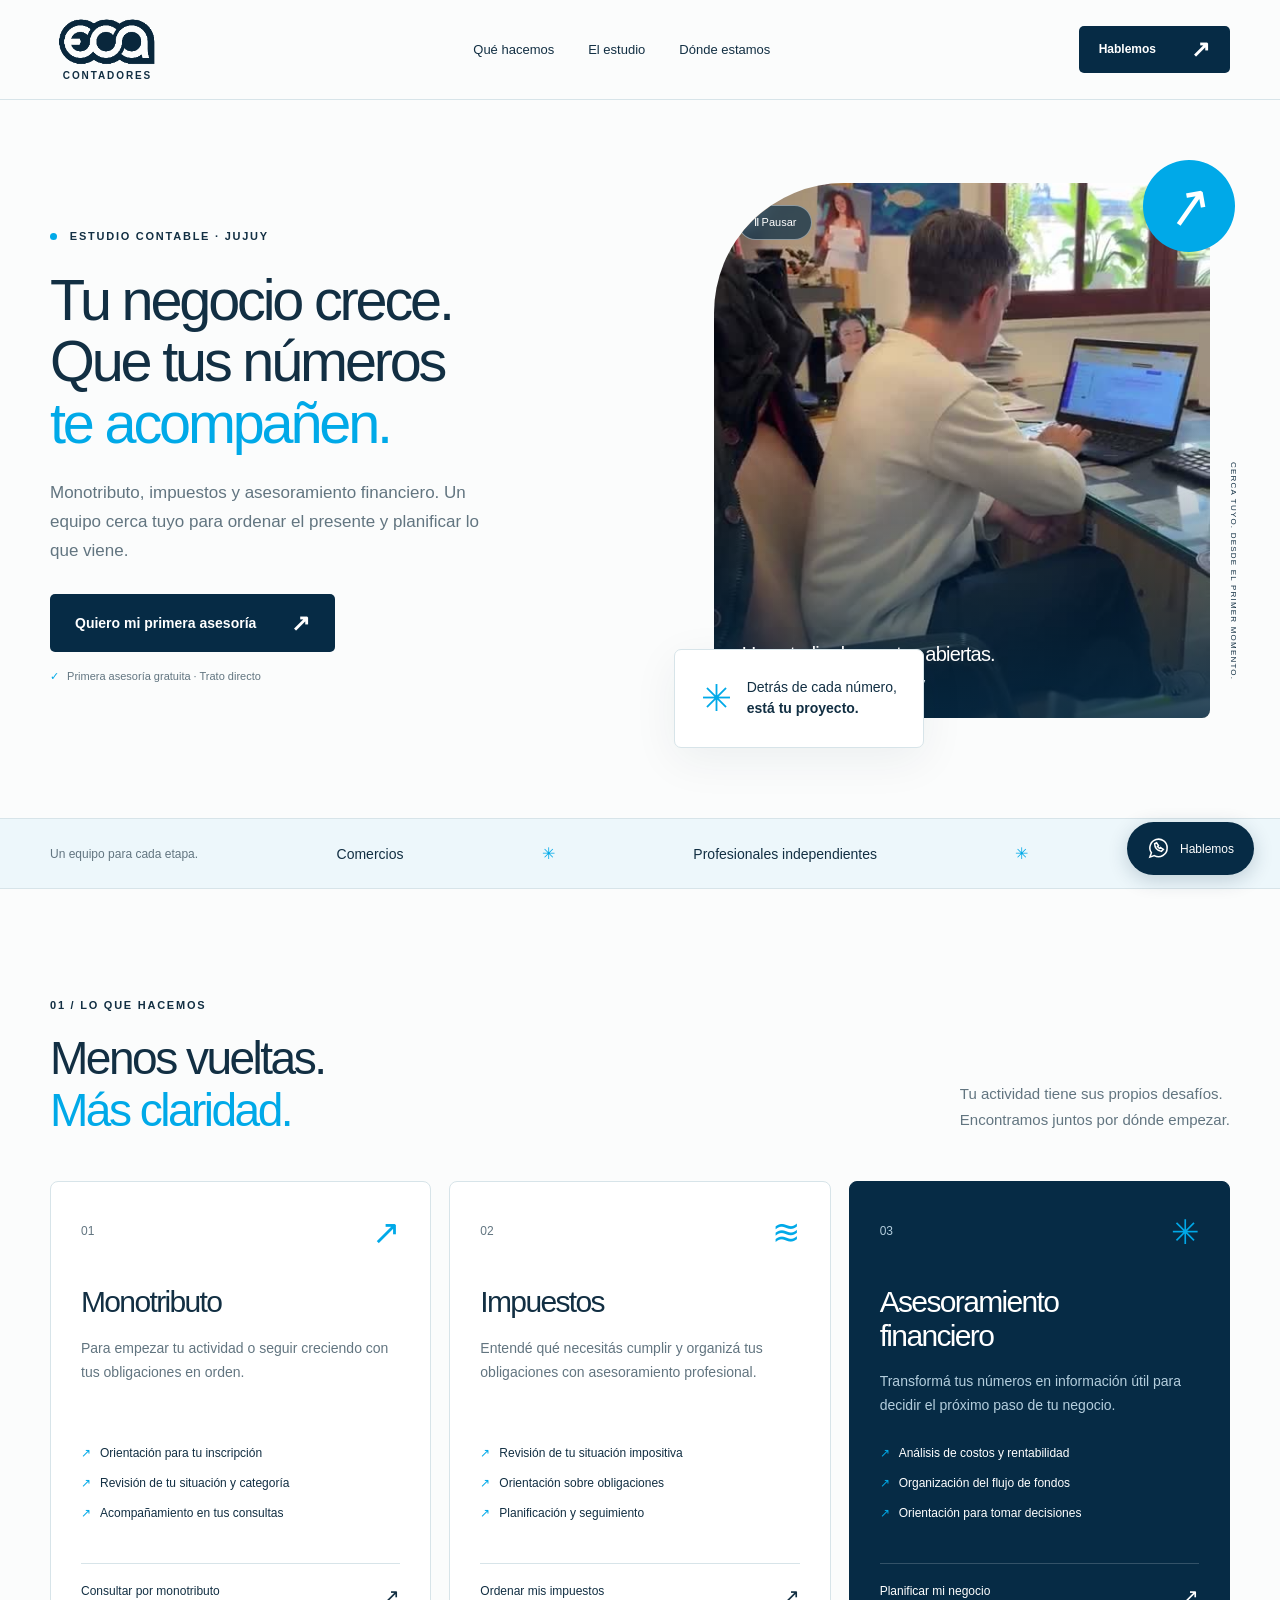
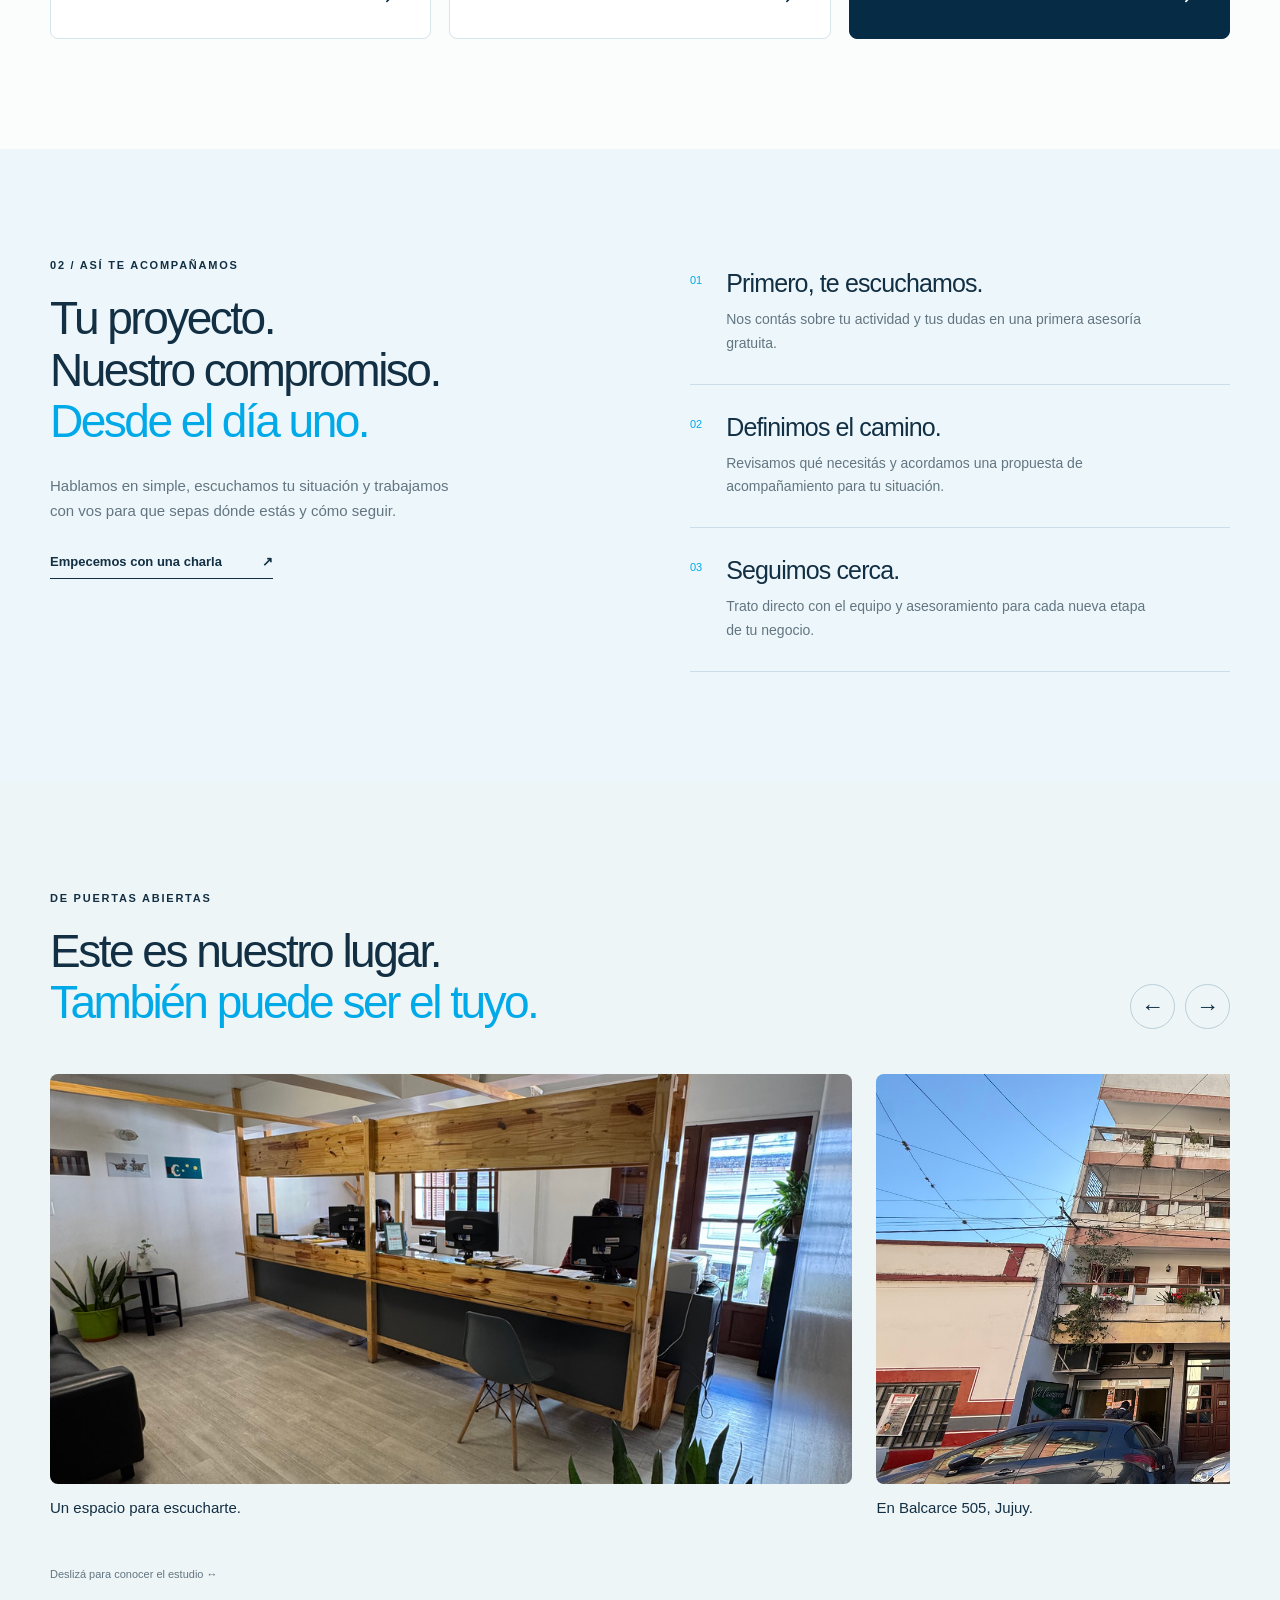
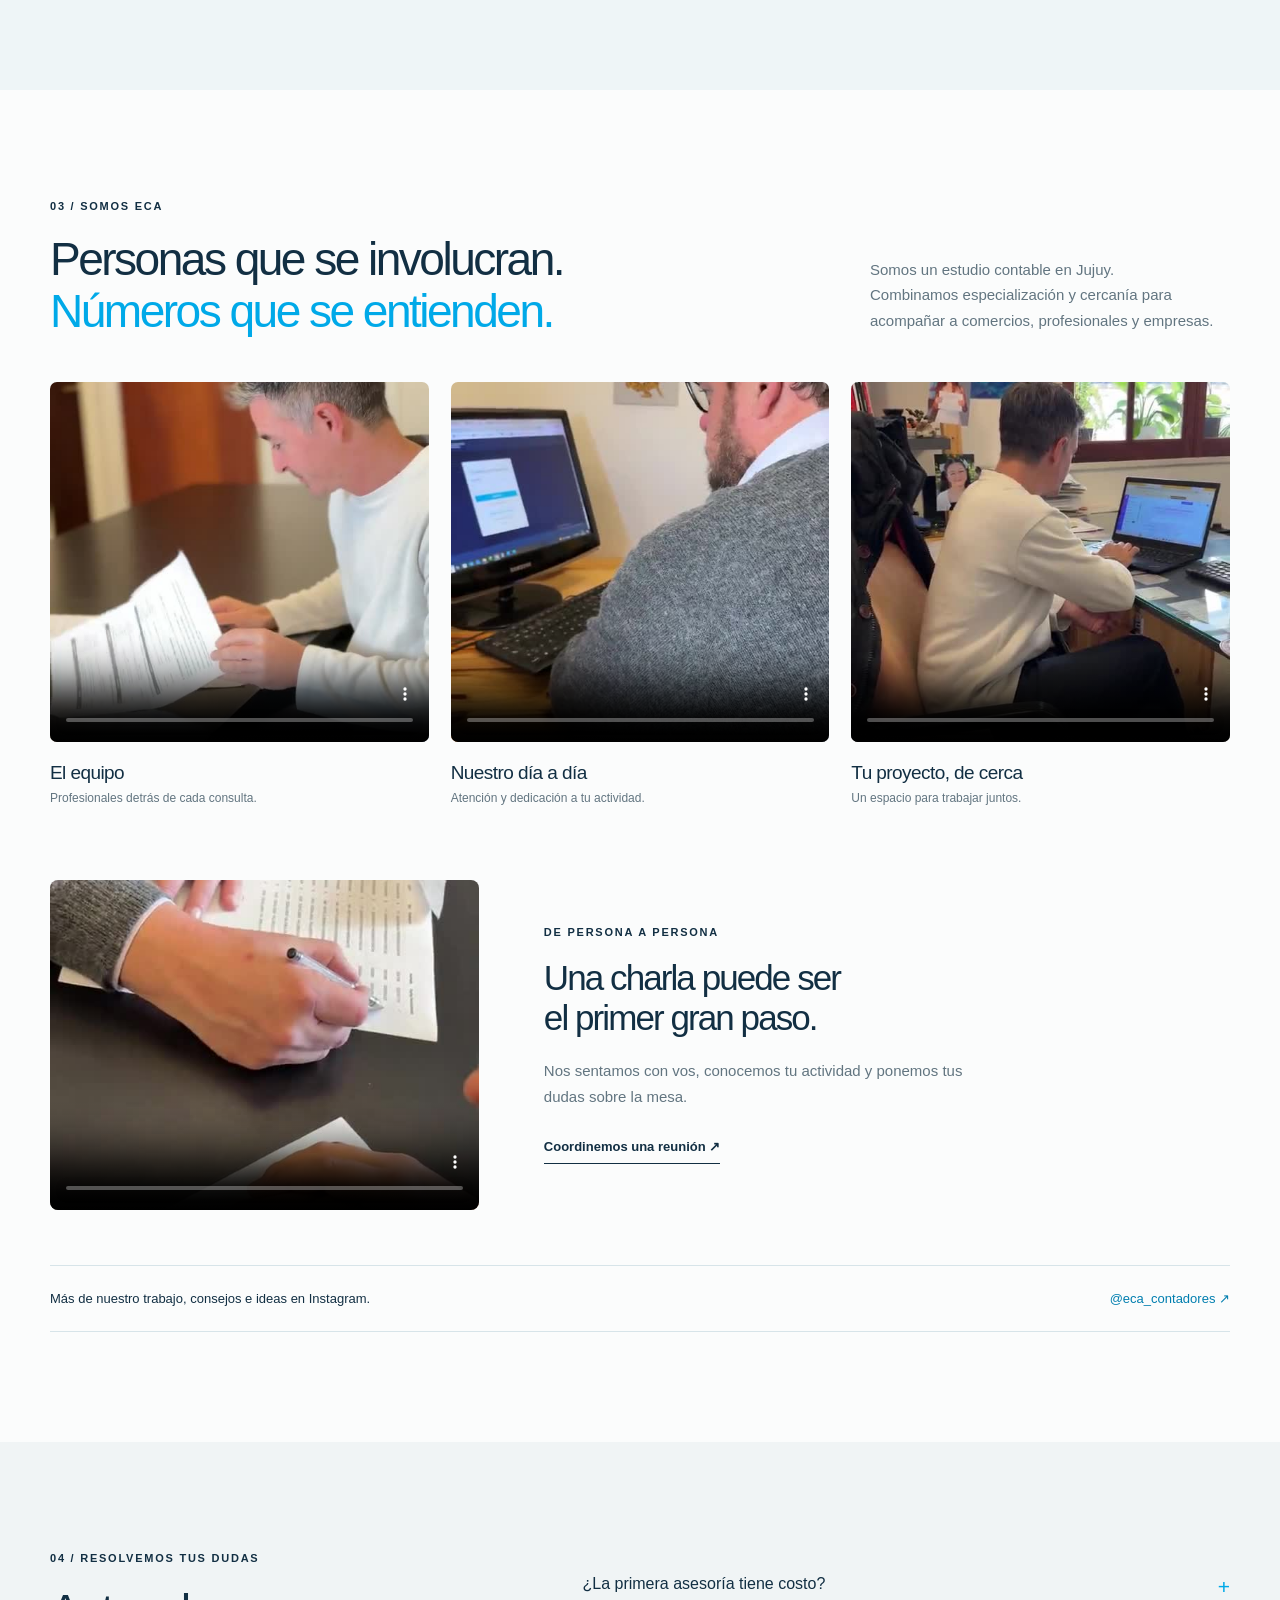
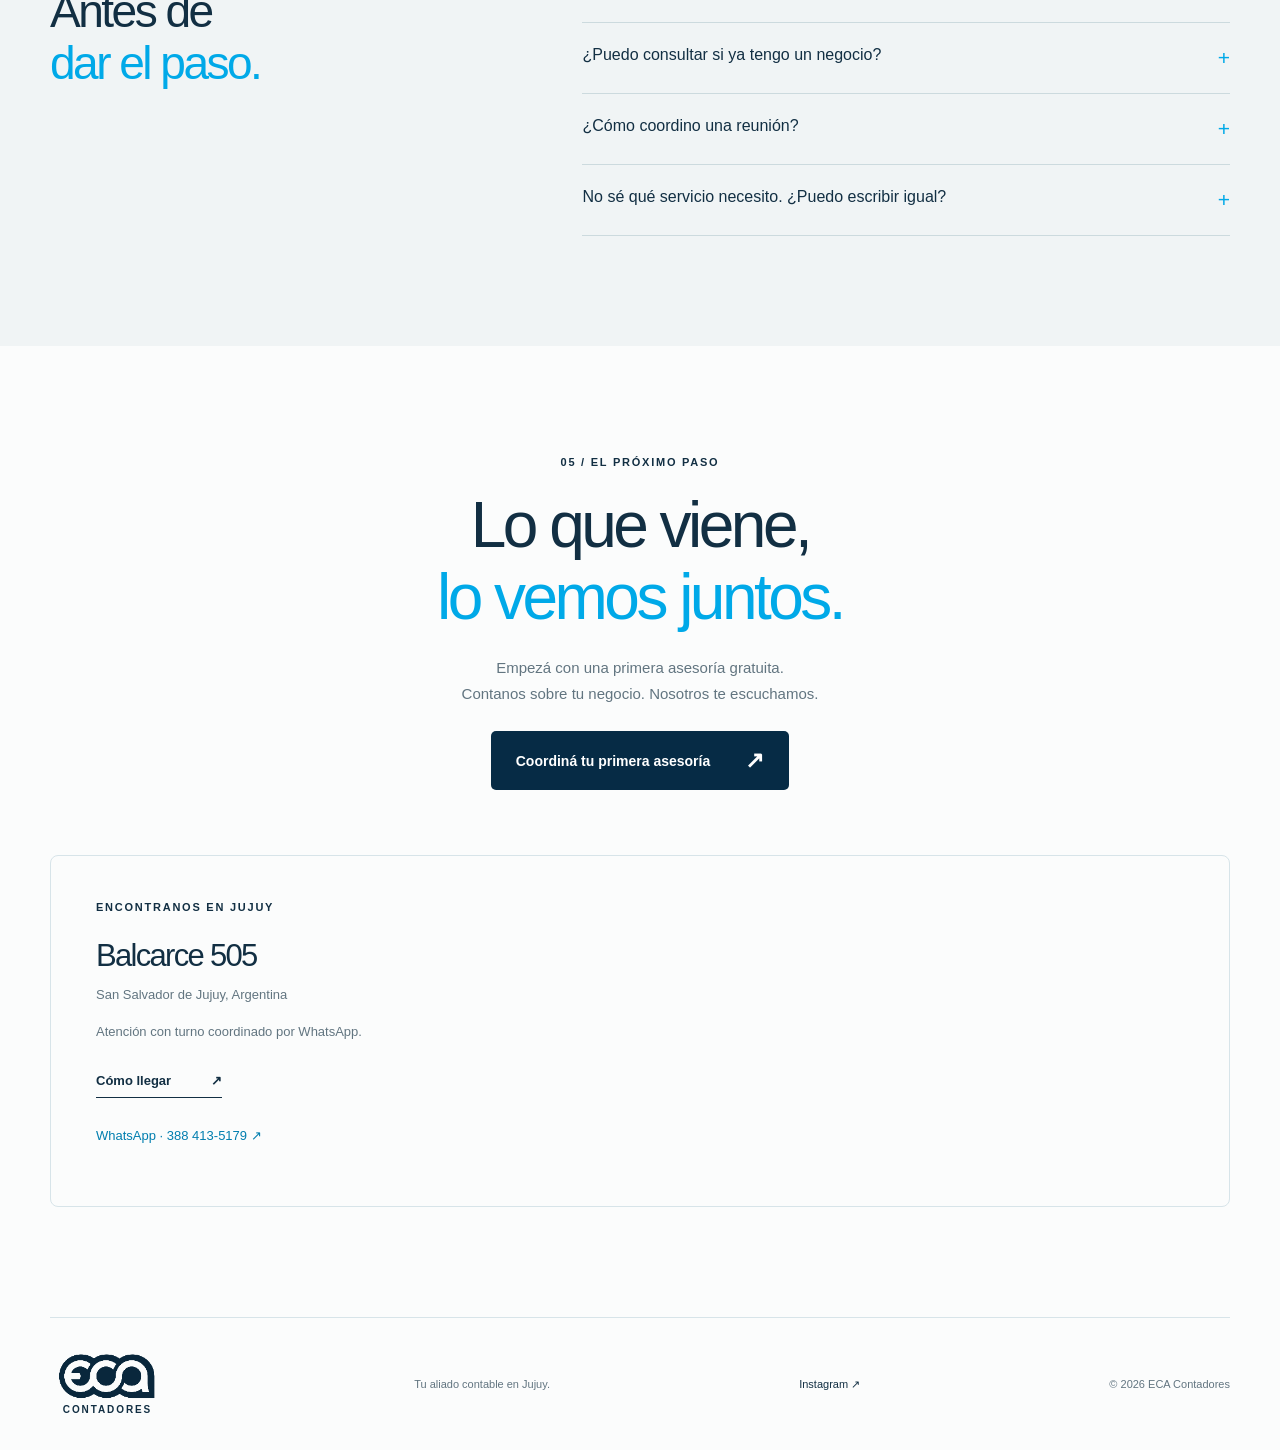
<file: index.html>
<!doctype html>
<html lang="es-AR"><head><meta charset="utf-8"><meta name="viewport" content="width=device-width,initial-scale=1"><meta name="theme-color" content="#062b45"><meta name="description" content="ECA Contadores en Jujuy. Monotributo, impuestos y asesoramiento financiero. Trato directo y primera asesoría gratuita. Balcarce 505."><title>ECA Contadores · Claridad para lo que viene</title><link rel="icon" href="assets/logo.png"><link rel="stylesheet" href="style.css"><script src="app.js" defer></script></head>
<body><a class="skip" href="#servicios">Saltar al contenido</a><header><a class="brand" href="#inicio" aria-label="ECA Contadores, inicio"><img src="assets/logo.png" alt="ECA"><span>CONTADORES</span></a><nav aria-label="Navegación principal"><a href="#servicios">Qué hacemos</a><a href="#nosotros">El estudio</a><a href="#contacto">Dónde estamos</a></nav><button class="button small" data-book>Hablemos <span>↗</span></button></header>
<main><section class="hero wrap" id="inicio"><div class="hero-copy"><div class="eyebrow"><span class="dot"></span> ESTUDIO CONTABLE · JUJUY</div><h1>Tu negocio crece.<br>Que tus números<br><em>te acompañen.</em></h1><p>Monotributo, impuestos y asesoramiento financiero. Un equipo cerca tuyo para ordenar el presente y planificar lo que viene.</p><button class="button" data-book>Quiero mi primera asesoría <span>↗</span></button><div class="hero-note"><span>✓</span> Primera asesoría gratuita · Trato directo</div></div><div class="hero-visual"><div class="photo-frame"><video id="hero-film" muted loop playsinline preload="metadata" poster="assets/estudio.jpg" aria-label="El trabajo cotidiano del equipo de ECA"><source src="assets/estudio.mp4" type="video/mp4"></video><button id="hero-toggle" class="film-toggle" aria-label="Reproducir video de portada">▶ Reproducir</button><div class="photo-shade"></div><div class="photo-caption"><span>Un estudio de puertas abiertas.</span><small>Balcarce 505 · San Salvador de Jujuy</small></div></div><div class="orbit" aria-hidden="true">↗</div><div class="float-note"><span class="note-icon">✳</span><div>Detrás de cada número,<br><strong>está tu proyecto.</strong></div></div><span class="vertical-label">CERCA TUYO. DESDE EL PRIMER MOMENTO.</span></div></section>
<div class="audience"><div class="wrap"><span>Un equipo para cada etapa.</span><strong>Comercios</strong><i>✳</i><strong>Profesionales independientes</strong><i>✳</i><strong>Empresas</strong></div></div>
<section class="wrap services section" id="servicios"><div class="section-head"><div><span class="eyebrow">01 / LO QUE HACEMOS</span><h2>Menos vueltas.<br><em>Más claridad.</em></h2></div><p>Tu actividad tiene sus propios desafíos.<br>Encontramos juntos por dónde empezar.</p></div><div class="service-grid"><article><div class="service-top"><span>01</span><span class="service-icon">↗</span></div><h3>Monotributo</h3><p>Para empezar tu actividad o seguir creciendo con tus obligaciones en orden.</p><ul><li>Orientación para tu inscripción</li><li>Revisión de tu situación y categoría</li><li>Acompañamiento en tus consultas</li></ul><button data-service="Monotributo">Consultar por monotributo <span>↗</span></button></article><article><div class="service-top"><span>02</span><span class="service-icon">≋</span></div><h3>Impuestos</h3><p>Entendé qué necesitás cumplir y organizá tus obligaciones con asesoramiento profesional.</p><ul><li>Revisión de tu situación impositiva</li><li>Orientación sobre obligaciones</li><li>Planificación y seguimiento</li></ul><button data-service="Impuestos">Ordenar mis impuestos <span>↗</span></button></article><article class="featured"><div class="service-top"><span>03</span><span class="service-icon">✳</span></div><h3>Asesoramiento<br>financiero</h3><p>Transformá tus números en información útil para decidir el próximo paso de tu negocio.</p><ul><li>Análisis de costos y rentabilidad</li><li>Organización del flujo de fondos</li><li>Orientación para tomar decisiones</li></ul><button data-service="Asesoramiento financiero">Planificar mi negocio <span>↗</span></button></article></div></section>
<section class="approach section"><div class="wrap approach-grid"><div><span class="eyebrow">02 / ASÍ TE ACOMPAÑAMOS</span><h2>Tu proyecto.<br>Nuestro compromiso.<br><em>Desde el día uno.</em></h2><p>Hablamos en simple, escuchamos tu situación y trabajamos con vos para que sepas dónde estás y cómo seguir.</p><button class="text-link" data-book>Empecemos con una charla <span>↗</span></button></div><div class="steps"><article><span>01</span><div><h3>Primero, te escuchamos.</h3><p>Nos contás sobre tu actividad y tus dudas en una primera asesoría gratuita.</p></div></article><article><span>02</span><div><h3>Definimos el camino.</h3><p>Revisamos qué necesitás y acordamos una propuesta de acompañamiento para tu situación.</p></div></article><article><span>03</span><div><h3>Seguimos cerca.</h3><p>Trato directo con el equipo y asesoramiento para cada nueva etapa de tu negocio.</p></div></article></div></div></section>
<section class="studio-gallery section" aria-labelledby="gallery-title"><div class="wrap"><div class="section-head"><div><span class="eyebrow">DE PUERTAS ABIERTAS</span><h2 id="gallery-title">Este es nuestro lugar.<br><em>También puede ser el tuyo.</em></h2></div><div class="gallery-arrows"><button id="gallery-prev" aria-label="Ver imagen anterior">←</button><button id="gallery-next" aria-label="Ver imagen siguiente">→</button></div></div><div class="gallery-track" id="gallery-track" tabindex="0" aria-label="Galería del estudio, desplazá para ver más"><figure><img src="assets/equipo-2.jpg" alt="Recepción del estudio ECA con sus puestos de atención" loading="lazy"><figcaption>Un espacio para escucharte.</figcaption></figure><figure><img src="assets/equipo-1.jpg" alt="Frente del edificio donde se encuentra el estudio" loading="lazy"><figcaption>En Balcarce 505, Jujuy.</figcaption></figure><figure><img src="assets/equipo.jpg" alt="Un integrante del equipo revisando documentación" loading="lazy"><figcaption>La atención que tu proyecto necesita.</figcaption></figure></div><small class="gallery-hint">Deslizá para conocer el estudio ↔</small></div></section><section class="wrap section" id="nosotros"><div class="section-head"><div><span class="eyebrow">03 / SOMOS ECA</span><h2>Personas que se involucran.<br><em>Números que se entienden.</em></h2></div><p>Somos un estudio contable en Jujuy.<br>Combinamos especialización y cercanía para acompañar a comercios, profesionales y empresas.</p></div><div class="team-grid"><figure><video controls playsinline preload="none" poster="assets/equipo.jpg" aria-label="El equipo de ECA trabajando"><source src="assets/equipo.mp4" type="video/mp4"></video><figcaption><span>El equipo</span><small>Profesionales detrás de cada consulta.</small></figcaption></figure><figure><video controls playsinline preload="none" poster="assets/trabajo.jpg" aria-label="Trabajo diario en el estudio ECA"><source src="assets/trabajo.mp4" type="video/mp4"></video><figcaption><span>Nuestro día a día</span><small>Atención y dedicación a tu actividad.</small></figcaption></figure><figure><video controls playsinline preload="none" poster="assets/estudio.jpg" aria-label="Conocé el estudio ECA"><source src="assets/estudio.mp4" type="video/mp4"></video><figcaption><span>Tu proyecto, de cerca</span><small>Un espacio para trabajar juntos.</small></figcaption></figure></div><div class="consultation-film"><video controls playsinline preload="none" poster="assets/consulta.jpg" aria-label="Una consulta en el estudio ECA"><source src="assets/consulta.mp4" type="video/mp4"></video><div><span class="eyebrow">DE PERSONA A PERSONA</span><h3>Una charla puede ser<br>el primer gran paso.</h3><p>Nos sentamos con vos, conocemos tu actividad y ponemos tus dudas sobre la mesa.</p><button class="text-link" data-book>Coordinemos una reunión ↗</button></div></div><a class="instagram" href="https://www.instagram.com/eca_contadores/" target="_blank" rel="noopener noreferrer"><span>Más de nuestro trabajo, consejos e ideas en Instagram.</span><strong>@eca_contadores ↗</strong></a></section>
<section class="faq-section section"><div class="wrap faq-grid"><div><span class="eyebrow">04 / RESOLVEMOS TUS DUDAS</span><h2>Antes de<br><em>dar el paso.</em></h2></div><div><details><summary>¿La primera asesoría tiene costo?<span>+</span></summary><p>No. La primera asesoría es gratuita. Nos sirve para conocer tu situación, responder tus primeras dudas y definir cómo podemos acompañarte.</p></details><details><summary>¿Puedo consultar si ya tengo un negocio?<span>+</span></summary><p>Sí. Acompañamos a comercios, profesionales independientes y empresas, tanto si están empezando como si necesitan revisar y organizar su actividad.</p></details><details><summary>¿Cómo coordino una reunión?<span>+</span></summary><p>Elegí el servicio que te interesa y escribinos por WhatsApp. Acordamos juntos el día, el horario y la modalidad de atención.</p></details><details><summary>No sé qué servicio necesito. ¿Puedo escribir igual?<span>+</span></summary><p>Por supuesto. Contanos qué te preocupa o qué querés mejorar. Te ayudamos a identificar el punto de partida.</p></details></div></div></section>
<section class="wrap section contact" id="contacto"><div class="contact-top"><span class="eyebrow">05 / EL PRÓXIMO PASO</span><h2>Lo que viene,<br><em>lo vemos juntos.</em></h2><p>Empezá con una primera asesoría gratuita.<br>Contanos sobre tu negocio. Nosotros te escuchamos.</p><button class="button" data-book>Coordiná tu primera asesoría <span>↗</span></button></div><div class="location"><div class="location-copy"><span class="eyebrow">ENCONTRANOS EN JUJUY</span><h3>Balcarce 505</h3><p>San Salvador de Jujuy, Argentina</p><p>Atención con turno coordinado por WhatsApp.</p><a class="text-link" href="https://www.google.com/maps/search/?api=1&query=Balcarce+505+San+Salvador+de+Jujuy" target="_blank" rel="noopener noreferrer">Cómo llegar <span>↗</span></a><a class="phone" data-wa href="https://wa.me/5493884135179" target="_blank" rel="noopener noreferrer">WhatsApp · 388 413-5179 ↗</a></div><iframe title="Mapa del estudio ECA, Balcarce 505, San Salvador de Jujuy" src="https://maps.google.com/maps?q=Balcarce%20505%20San%20Salvador%20de%20Jujuy&output=embed" loading="lazy" referrerpolicy="no-referrer-when-downgrade"></iframe></div></section></main>
<footer class="wrap"><a class="brand" href="#inicio"><img src="assets/logo.png" alt="ECA"><span>CONTADORES</span></a><p>Tu aliado contable en Jujuy.</p><a href="https://www.instagram.com/eca_contadores/" target="_blank" rel="noopener noreferrer">Instagram ↗</a><small>© <span id="year">2026</span> ECA Contadores</small></footer><button class="floating-wa" data-book aria-label="Consultar por WhatsApp"><svg viewBox="0 0 24 24" fill="none" stroke="currentColor" stroke-width="1.6" aria-hidden="true"><path d="M21 11.5a9 9 0 0 1-13.4 7.9L3 21l1.6-4.6A9 9 0 1 1 21 11.5Z"/><path d="M8 7c0 4 3 7 7 8l2-2-3-2-1 1-2-2 1-1-2-3Z"/></svg><span>Hablemos</span></button>
<dialog id="booking"><button class="close" aria-label="Cerrar">×</button><span class="eyebrow">TU PRIMERA ASESORÍA, GRATIS</span><h2>¿Por dónde<br><em>empezamos?</em></h2><p>Elegí el tema de tu consulta. Coordinamos tu turno por WhatsApp.</p><form id="booking-form"><label for="service">Me interesa</label><select id="service" required><option value="Monotributo">Monotributo</option><option value="Impuestos">Impuestos</option><option value="Asesoramiento financiero">Asesoramiento financiero</option><option value="Orientación general">Necesito orientación</option></select><label for="business">Mi actividad es</label><select id="business"><option>Comercio</option><option>Profesional independiente</option><option>Empresa</option><option>Otra actividad</option></select><label for="note">¿Qué te gustaría consultar? <small>(Opcional)</small></label><textarea id="note" rows="3" maxlength="600" placeholder="Contanos brevemente…"></textarea><button class="button" type="submit">Continuar en WhatsApp <span>↗</span></button><small class="form-note">La fecha y el horario se confirman por WhatsApp.</small></form></dialog></body></html>
</file>
<file: style.css>
:root{--navy:#062b45;--ink:#122f43;--blue:#00a9e8;--pale:#edf7fb;--muted:#627580;--line:#d7e4e9;--paper:#fbfcfc}*{box-sizing:border-box}html{scroll-behavior:smooth;scroll-padding-top:110px}body{margin:0;background:var(--paper);color:var(--ink);font-family:Agrandir,'Arial',sans-serif;-webkit-font-smoothing:antialiased}button,input,select,textarea{font:inherit}button,a{-webkit-tap-highlight-color:transparent}a{color:inherit;text-decoration:none}button{cursor:pointer}button:focus-visible,a:focus-visible,summary:focus-visible,select:focus-visible,textarea:focus-visible{outline:3px solid var(--blue);outline-offset:5px}button{border:0}img,video{max-width:100%;display:block}p{line-height:1.7;color:var(--muted);font-size:17px}h1,h2,h3,p,figure{margin:0}h1,h2,h3{font-weight:500;letter-spacing:-.055em}em{font-style:normal;color:var(--blue)}.wrap{width:min(1240px,calc(100% - 100px));margin:auto}.section{padding-top:110px;padding-bottom:110px}.eyebrow{font-size:11px;letter-spacing:.16em;font-weight:700;display:block}.dot{width:7px;height:7px;border-radius:50%;background:var(--blue);display:inline-block;margin-right:8px}header{height:100px;display:flex;align-items:center;justify-content:space-between;padding:0 max(50px,calc((100vw - 1240px)/2));border-bottom:1px solid var(--line);background:#fbfcfcf5;position:sticky;top:0;z-index:10;backdrop-filter:blur(15px)}.brand{width:115px;display:flex;align-items:center;flex-direction:column;gap:4px}.brand img{width:99px;filter:brightness(0) saturate(100%) invert(13%) sepia(18%) saturate(1929%) hue-rotate(161deg)}.brand span{font-size:10px;letter-spacing:.19em;font-weight:700}nav{display:flex;gap:34px;font-size:13px}nav a:hover{color:var(--blue)}.button{border-radius:5px;background:var(--navy);color:#fff;display:inline-flex;gap:35px;justify-content:space-between;align-items:center;padding:20px 25px;font-size:14px;font-weight:600;transition:background .2s,transform .2s}.button:hover{background:#095078;transform:translateY(-2px)}.button span{font-size:23px;line-height:.8}.button.small{padding:14px 20px;font-size:12px}.hero{padding-top:65px;padding-bottom:70px;display:grid;grid-template-columns:1.15fr 1fr;gap:70px;align-items:center}.hero h1{font-size:clamp(45px,4.5vw,69px);line-height:1.07;margin:28px 0 25px}.hero-copy>p{max-width:430px;margin-bottom:28px}.hero-note{font-size:11px;color:var(--muted);margin-top:18px}.hero-note span{color:var(--blue);margin-right:5px}.hero-visual{position:relative;padding:18px 20px 30px 0}.photo-frame{height:535px;border-radius:130px 8px 8px 8px;overflow:hidden;position:relative}.photo-frame>img{width:100%;height:100%;object-fit:cover;object-position:50% 52%}.photo-shade{position:absolute;inset:45% 0 0;background:linear-gradient(transparent,#062b45d9)}.photo-caption{position:absolute;bottom:30px;left:28px;color:white}.photo-caption span{font-size:20px;letter-spacing:-.04em}.photo-caption small{display:block;font-size:11px;margin-top:10px;color:#e5eef4}.orbit{position:absolute;right:-5px;top:-5px;background:var(--blue);color:white;width:92px;height:92px;border-radius:50%;display:grid;place-items:center;font-size:55px;font-weight:300;transform:rotate(-10deg)}.float-note{position:absolute;bottom:0;left:-40px;background:white;box-shadow:0 12px 45px #082c4510;border:1px solid var(--line);border-radius:7px;display:flex;gap:15px;align-items:center;padding:20px 26px;font-size:14px;line-height:1.55}.note-icon{font-size:37px;color:var(--blue)}.vertical-label{position:absolute;right:-8px;bottom:68px;writing-mode:vertical-rl;font-size:8px;letter-spacing:.15em}.audience{border-block:1px solid var(--line);background:var(--pale)}.audience>div{padding-block:25px;display:flex;align-items:center;justify-content:space-between;gap:20px}.audience span{font-size:12px;color:var(--muted)}.audience strong{font-size:14px;font-weight:500}.audience i{color:var(--blue);font-style:normal}.section-head{display:flex;justify-content:space-between;align-items:flex-end;gap:45px;margin-bottom:45px}h2{font-size:clamp(35px,3.6vw,51px);line-height:1.12;margin-top:22px}.section-head>p{max-width:360px;font-size:15px;padding-bottom:4px}.service-grid{display:grid;grid-template-columns:repeat(3,1fr);gap:18px}.service-grid article{border:1px solid var(--line);border-radius:8px;padding:30px;display:flex;flex-direction:column;min-height:450px;background:white}.service-top{display:flex;align-items:center;justify-content:space-between;margin-bottom:35px;font-size:12px;color:var(--muted)}.service-icon{font-size:34px;color:var(--blue);height:38px}.service-grid h3{font-size:30px;margin-bottom:18px;line-height:1.12}.service-grid p{font-size:14px}.service-grid ul{list-style:none;padding:20px 0;margin:auto 0 15px;font-size:12px;line-height:2.5}.service-grid li:before{content:'↗';color:var(--blue);margin-right:9px}.service-grid button{background:none;color:var(--ink);border-top:1px solid var(--line);padding:20px 0 0;display:flex;justify-content:space-between;font-size:12px;text-align:left}.service-grid button span{font-size:20px}.service-grid .featured{background:var(--navy);color:white;border-color:var(--navy)}.featured p,.featured .service-top{color:#b4cedd}.featured button{color:white;border-color:#335268}.approach{background:var(--pale)}.approach-grid{display:grid;grid-template-columns:1fr 1fr;gap:100px}.approach h2{margin-bottom:25px}.approach p{max-width:420px;font-size:15px}.text-link{display:inline-flex;gap:40px;align-items:center;background:none;padding:0 0 9px;border-bottom:1px solid var(--ink);font-size:13px;font-weight:600;margin-top:30px;color:var(--ink)}.steps article{display:flex;gap:24px;border-bottom:1px solid #cbdfe9;padding:28px 0}.steps article:first-child{padding-top:10px}.steps article>span{font-size:11px;color:var(--blue);padding-top:5px}.steps h3{font-size:25px;letter-spacing:-.035em;margin-bottom:10px}.steps p{font-size:14px}.team-grid{display:grid;grid-template-columns:1fr 1fr 1fr;gap:22px}.team-grid video{width:100%;height:360px;object-fit:cover;border-radius:7px;background:var(--navy)}figcaption{padding:20px 0}figcaption span{font-size:19px;letter-spacing:-.03em}figcaption small{display:block;font-size:12px;color:var(--muted);margin-top:7px}.instagram{border-block:1px solid var(--line);display:flex;justify-content:space-between;gap:20px;padding:25px 0;margin-top:25px;font-size:13px}.instagram strong{color:#007eaf;font-weight:500}.faq-section{background:#f0f4f5}.faq-grid{display:grid;grid-template-columns:1fr 1.4fr;gap:70px}details{border-bottom:1px solid #ccdade;padding:23px 0}summary{cursor:pointer;list-style:none;display:flex;justify-content:space-between;gap:20px;font-size:16px}summary::-webkit-details-marker{display:none}summary span{color:var(--blue);font-size:21px}details[open] summary span{transform:rotate(45deg)}details p{font-size:14px;margin-top:15px;padding-right:35px}.contact-top{text-align:center;margin-bottom:65px}.contact-top h2{font-size:clamp(42px,5vw,66px);margin-bottom:22px}.contact-top p{font-size:15px;margin-bottom:25px}.location{border:1px solid var(--line);border-radius:8px;overflow:hidden;display:grid;grid-template-columns:1fr 1.1fr}.location-copy{padding:45px}.location h3{font-size:31px;margin:25px 0 10px}.location p{font-size:13px}.location p+p{margin-top:15px}.location iframe{width:100%;height:100%;min-height:350px;border:0}.phone{display:block;margin-top:30px;font-size:13px;color:#007eaf}footer{border-top:1px solid var(--line);padding-block:35px;display:flex;align-items:center;justify-content:space-between;gap:25px}footer p,footer>a:not(.brand),footer small{font-size:11px}footer small{color:var(--muted)}.floating-wa{position:fixed;bottom:25px;right:26px;background:var(--navy);color:white;z-index:11;display:flex;gap:10px;align-items:center;padding:15px 20px;border-radius:50px;box-shadow:0 5px 20px #062b4533;font-size:12px}.floating-wa svg{width:23px;height:23px}.skip{position:fixed;top:-80px;padding:15px;background:white;z-index:100}.skip:focus{top:0}dialog{border:1px solid var(--line);border-radius:12px;padding:40px;width:min(500px,calc(100% - 30px));color:var(--ink);max-height:90vh;overflow:auto}dialog::backdrop{background:#001a2db3;backdrop-filter:blur(5px)}dialog .close{position:absolute;top:12px;right:18px;background:none;font-size:30px;color:var(--muted)}dialog h2{font-size:39px;margin-bottom:15px}dialog p{font-size:14px}form{display:flex;flex-direction:column;margin-top:22px}form label{font-size:12px;margin-bottom:8px}form label:not(:first-child){margin-top:17px}select,textarea{width:100%;padding:13px;background:#f5f9fb;border:1px solid var(--line);border-radius:5px;color:var(--ink);font-size:14px}textarea{resize:vertical}form .button{margin-top:24px}.form-note{font-size:10px;text-align:center;color:var(--muted);margin-top:14px}body.modal-open{overflow:hidden}@media(min-width:950px){.photo-frame{animation:enter .8s ease-out}.hero-copy{animation:enter .7s ease-out}@keyframes enter{from{opacity:0;transform:translateY(20px)}to{opacity:1;transform:translateY(0)}}}@media(max-width:1000px){.wrap{width:calc(100% - 60px)}header{padding-inline:30px}.hero{gap:40px}.hero h1{font-size:49px}.photo-frame{height:485px}.service-grid article{padding:22px}.service-grid h3{font-size:26px}.approach-grid{gap:50px}.team-grid video{height:300px}.float-note{left:-20px;padding:15px}}@media(max-width:700px){.wrap{width:calc(100% - 40px)}header{height:78px;padding-inline:20px}.brand{width:90px}.brand img{width:78px}.brand span{font-size:8px}nav{display:none}.button.small{padding:13px 16px}.hero{grid-template-columns:1fr;gap:30px;padding-top:40px;padding-bottom:45px}.hero h1{font-size:clamp(39px,10.4vw,62px);margin:24px 0}.hero-copy>p{font-size:15px}.hero-visual{padding:10px 15px 25px 10px}.photo-frame{height:390px;border-top-left-radius:90px}.float-note{left:0;font-size:12px}.orbit{width:70px;height:70px;font-size:43px;right:0}.vertical-label{right:-3px;font-size:7px}.hero .button{width:100%;max-width:370px}.audience>div{justify-content:center;flex-wrap:wrap;padding-block:20px;gap:15px}.audience span{width:100%;text-align:center}.audience strong{font-size:11px}.audience i{font-size:11px}.section{padding-block:65px}.section-head{display:block;margin-bottom:30px}.section-head>p{margin-top:22px}.service-grid{grid-template-columns:1fr;gap:15px}.service-grid article{min-height:390px;padding:27px}.service-top{margin-bottom:20px}.service-grid h3{font-size:31px}.service-grid ul{margin-top:10px}.approach-grid,.faq-grid{grid-template-columns:1fr;gap:35px}.approach h2{font-size:39px}.team-grid{grid-template-columns:1fr;gap:25px}.team-grid video{height:410px;object-position:center 35%}.team-grid figure:nth-child(2),.team-grid figure:nth-child(3){display:grid;grid-template-columns:1fr 1fr;gap:20px;align-items:center}.team-grid figure:nth-child(2) video,.team-grid figure:nth-child(3) video{height:230px}.instagram{font-size:12px;flex-direction:column;gap:12px}.location{grid-template-columns:1fr}.location-copy{padding:30px}.location iframe{height:270px;min-height:0}.contact-top{margin-bottom:40px}footer{flex-wrap:wrap;padding-bottom:95px}footer p{width:55%}footer small{font-size:10px}.floating-wa{bottom:18px;right:18px;padding:13px 16px}dialog{padding:35px 25px}.hero-note{font-size:10px}}@media(prefers-reduced-motion:reduce){html{scroll-behavior:auto}*,*:before,*:after{animation:none!important;transition:none!important}}

/* Media and accessible motion */
.photo-frame>video{width:100%;height:100%;object-fit:cover;object-position:center}.photo-shade{pointer-events:none}.film-toggle{position:absolute;top:22px;left:24px;z-index:2;background:#062b45b3;color:white;border:1px solid #ffffff70;border-radius:30px;padding:10px 15px;font-size:11px;backdrop-filter:blur(8px)}.studio-gallery{background:#eef5f7}.gallery-arrows{display:flex;gap:10px}.gallery-arrows button{height:45px;width:45px;border:1px solid #b9cfd9;background:transparent;color:var(--ink);border-radius:50%;font-size:23px}.gallery-arrows button:hover{background:white}.gallery-track{display:flex;gap:24px;overflow-x:auto;scroll-snap-type:x mandatory;scrollbar-width:thin;scrollbar-color:#8bb8cc transparent;padding-bottom:20px}.gallery-track figure{flex:0 0 68%;scroll-snap-align:start}.gallery-track img{height:410px;width:100%;object-fit:cover;border-radius:8px}.gallery-track figure:nth-child(3){flex-basis:35%}.gallery-track figure:nth-child(3) img{object-position:center 35%}.gallery-track figcaption{font-size:15px;padding-top:15px}.gallery-hint{display:block;margin-top:12px;color:var(--muted);font-size:11px}.consultation-film{display:grid;grid-template-columns:1fr 1.6fr;gap:65px;align-items:center;margin:55px 0}.consultation-film video{width:100%;height:330px;object-fit:cover;border-radius:8px;background:var(--navy)}.consultation-film h3{font-size:35px;margin:20px 0}.consultation-film p{font-size:15px;max-width:430px}.service-grid article{transition:transform .25s,box-shadow .25s}.service-grid article:hover{transform:translateY(-5px);box-shadow:0 15px 35px #062b4510}.reveal{opacity:1;transform:none}@media(prefers-reduced-motion:no-preference){.reveal.pending{opacity:0;transform:translateY(22px)}.reveal{transition:opacity .65s,transform .65s}}@media(max-width:700px){.gallery-track figure{flex-basis:88%}.gallery-track figure:nth-child(3){flex-basis:75%}.gallery-track img{height:300px}.studio-gallery .section-head{display:flex;align-items:end;gap:10px}.studio-gallery h2{font-size:32px}.gallery-arrows button{width:35px;height:35px;font-size:19px}.consultation-film{grid-template-columns:1fr;gap:28px;margin-top:40px}.consultation-film video{height:330px}.consultation-film h3{font-size:32px}}
</file>
